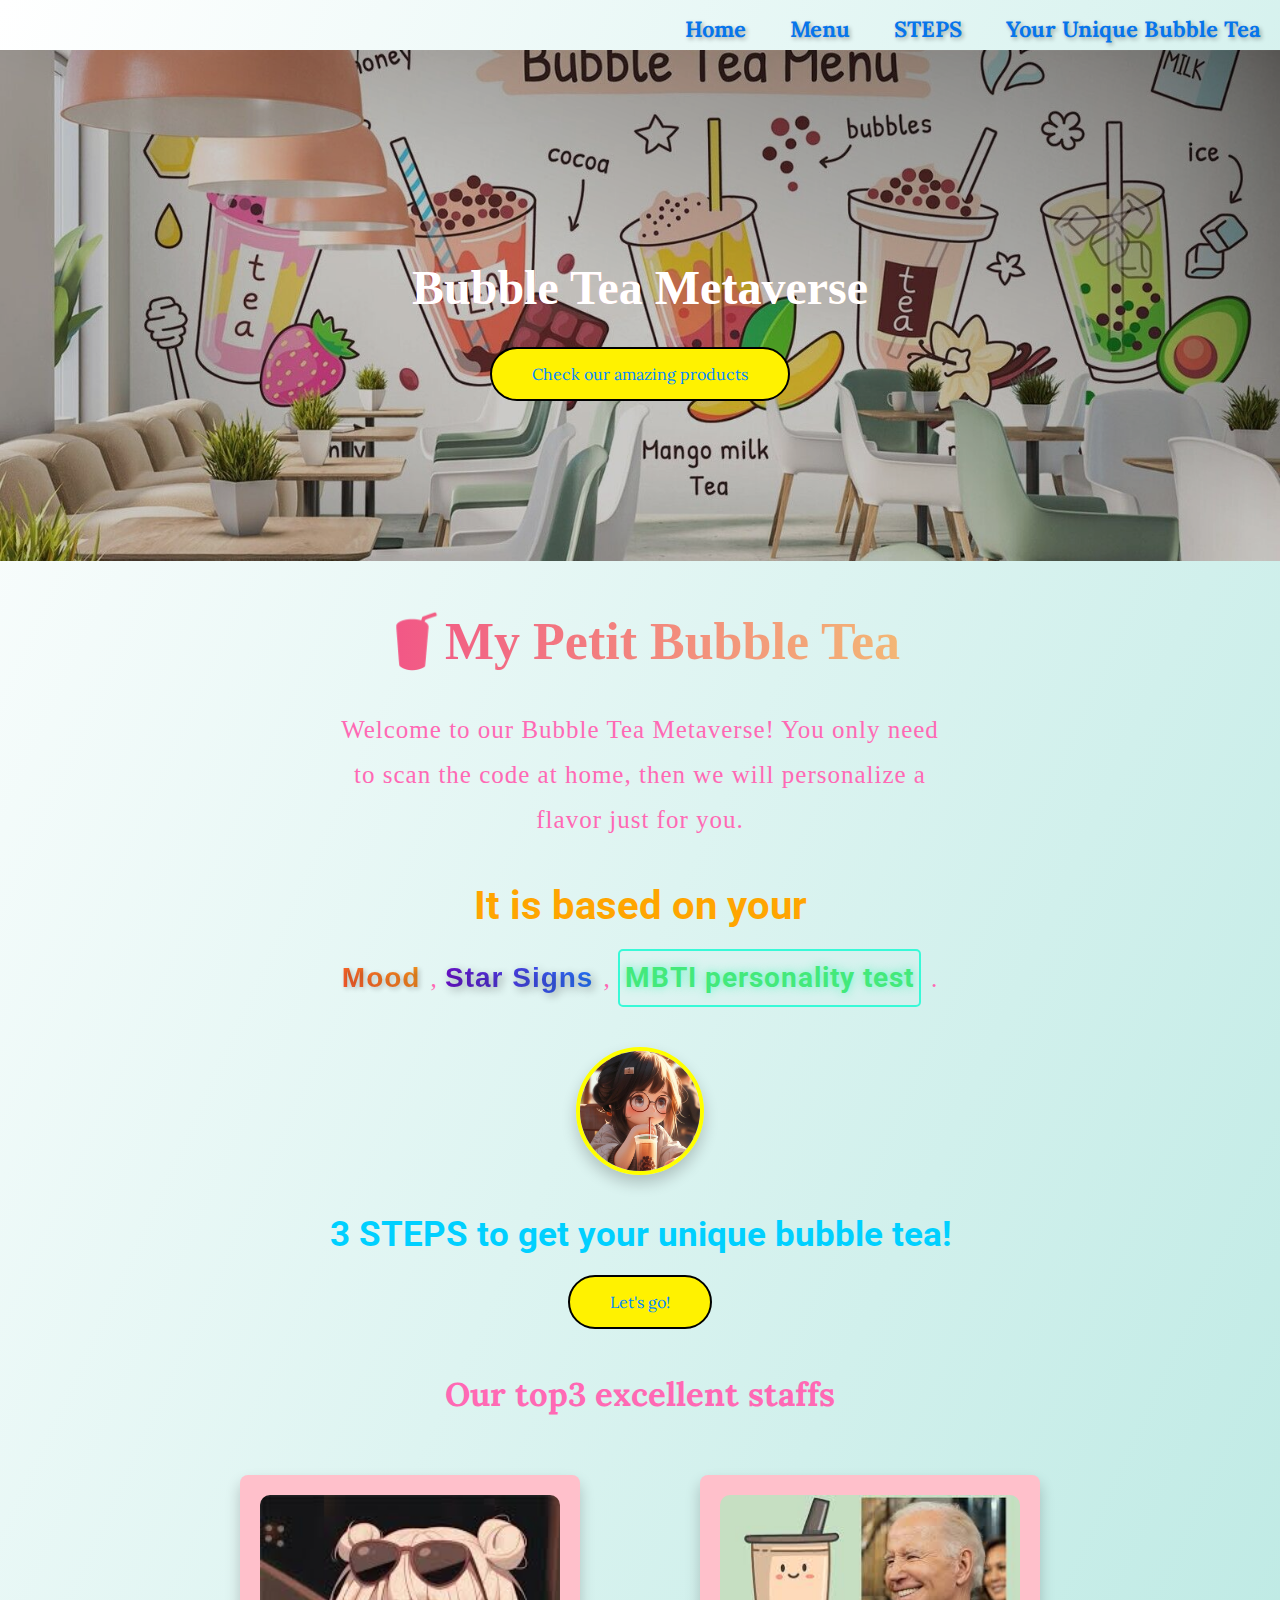
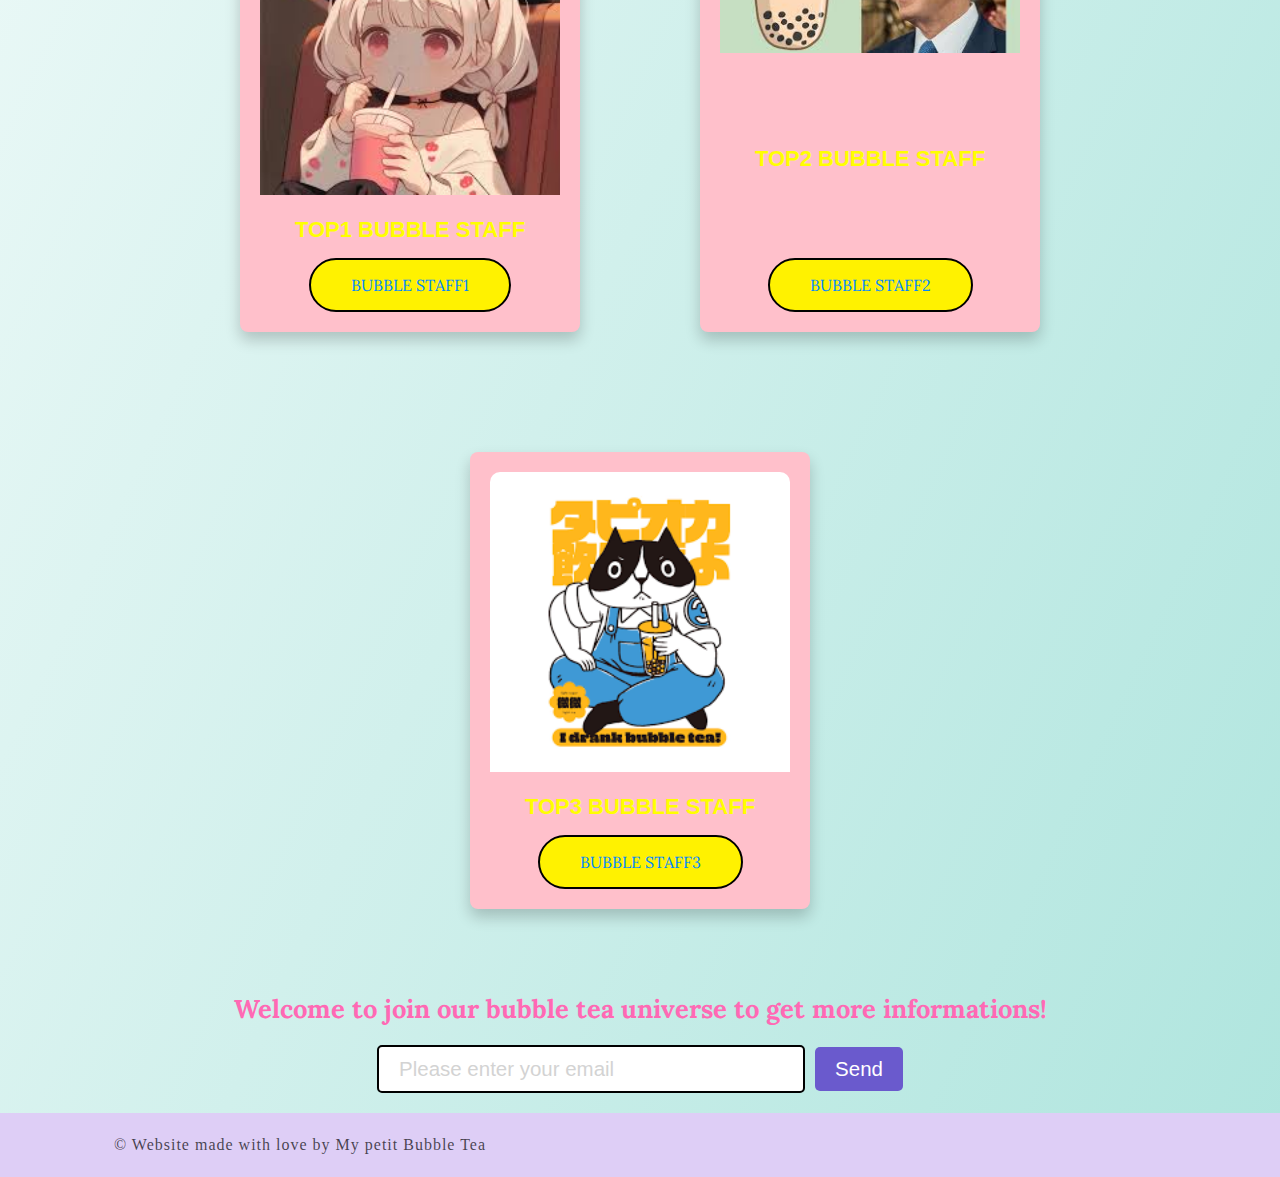
<file: ui kit/index.html>
<!DOCTYPE html>
<html lang="en">
<head>

    <meta charset="UTF-8">
    <meta name="viewport" content="width=device-width, initial-scale=1.0">
    
    <title>🥤My petit bubble tea</title>
    <link rel="stylesheet" href="css/style.css"> 
    <header>

        <nav>
            <ul>
                <li><a href="file:///Users/samoyed/Desktop/ui%20kit/index.html">Home</a></li>
                <li><a href="奶茶项目/index.html">Menu</a></li>
                <li><a href="UI /index.html">STEPS</a></li>
                <li><a href="UI /bubble/index.html">Your Unique Bubble Tea</a></li>
    
                 </ul>
                 </nav>
    </header>
</head>
      

<body>

    <div class="banner">
        <div class="container">
        <h1>Bubble Tea Metaverse</h1>
        <a href="file:///Users/samoyed/Desktop/ui%20kit/%E5%A5%B6%E8%8C%B6%E9%A1%B9%E7%9B%AE/index.html" class="btn-yellow" target="_blank">Check our amazing products</a>
        </div>
    </div>

    <div class="container">
        <h1>🥤My Petit Bubble Tea</h1>
        <p>Welcome to our Bubble Tea Metaverse! You only need to scan the code at home, then we will personalize a flavor just for you.</p>

        
            
            
        <h2>It is based on your</h2>
        <p>
            <span class="effect Mood">Mood</span>, 
            <span class="effect Star-signs">Star Signs</span>, 
            <span class="effect MBTI">MBTI personality test</span>.
        </p>
        
            

        <div class="image-container">
            <img src="images/ffddfd047c854172af3758408ba6c4f8~noop.jpeg" alt="User Avatar" class="avatar">
            </div>
        <h3>3 STEPS to get your unique bubble tea! </h3>
      
        <a href="file:///Users/samoyed/Desktop/ui%20kit/UI%20/index.html" class="btn-yellow" target="_blank">Let's go!</a>
        <h4>Our top3 excellent staffs</h4>
       
    
        
    </div>

    <div class="cards-container">
        <div class="card">
            <img src="images/bubble tea 1images.jpeg" alt="top1 bubble tea staff">
            <h3>top1 bubble staff</h3>
            <a href="https://en.wikipedia.org/wiki/Madoka_Kaname" class="btn-yellow">BUBBLE STAFF1</a>
        </div>
        <div class="card">
            <img src="images/奶茶5images.jpeg" alt="top2 bubble tea staff">
            <h3>top2 bubble staff</h3>
            <a href="https://fr.wikipedia.org/wiki/Joe_Biden" class="btn-yellow">BUBBLE STAFF2</a>
        </div>
        <div class="card">
            <img src="images/奶茶10images.png" alt="top3 bubble tea staff">
            <h3>top3 bubble staff</h3>
            <a href="https://fr.wikipedia.org/wiki/Le_Chat_noir_(nouvelle)" class="btn-yellow">BUBBLE STAFF3</a>
        </div>
    </div>

    <div class="subscription">
        <h5 class="subscription-title">Welcome to join our bubble tea universe to get more informations!</h5>
        <form>
            <input type="email" placeholder="Please enter your email" class="email-input">
            <button type="submit" class="submit-button">Send</button>
        </form>
    </div>

    <footer>
        <p class="bar">© Website made with love by My petit Bubble Tea </p>
    </footer>
    
    </div>
    
</body>
</html>
</file>
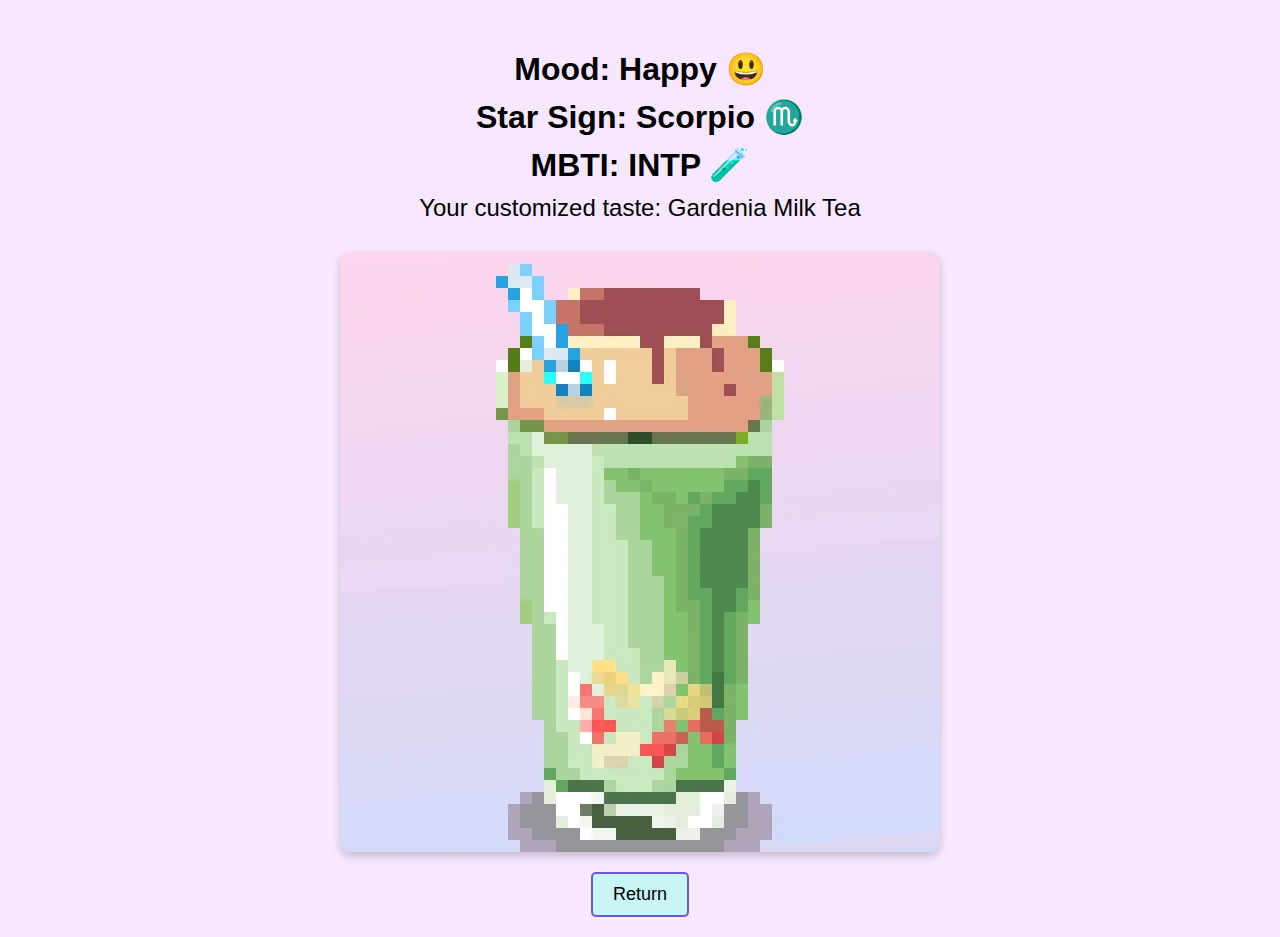
<file: ui kit/UI /bubble/index.html>
<!DOCTYPE html>
<html lang="en">
<head>
    <meta charset="UTF-8">
    <meta name="viewport" content="width=device-width, initial-scale=1.0">
    <title>Personalized Bubble Tea</title>

    
    <link rel="stylesheet" href="style.css">
    

   
</head>
<body>

    <div class="container">
        <div class="text-block">
            <h1>Mood: Happy 😃</h1>
            <h1>Star Sign: Scorpio ♏️</h1>
            <h1>MBTI: INTP 🧪</h1>
            <p>Your customized taste: Gardenia Milk Tea</p>
        </div>

        <div class="image-container">
            <img src="images/green2.webp" alt="Gardenia Milk Tea">
        </div>

        <div class="button-container">
            <a href="file:///Users/samoyed/Desktop/ui%20kit/index.html">
                <button class="return-button">Return</button>
            </a>
        </div>
    </div>

</body>
</html>
</file>
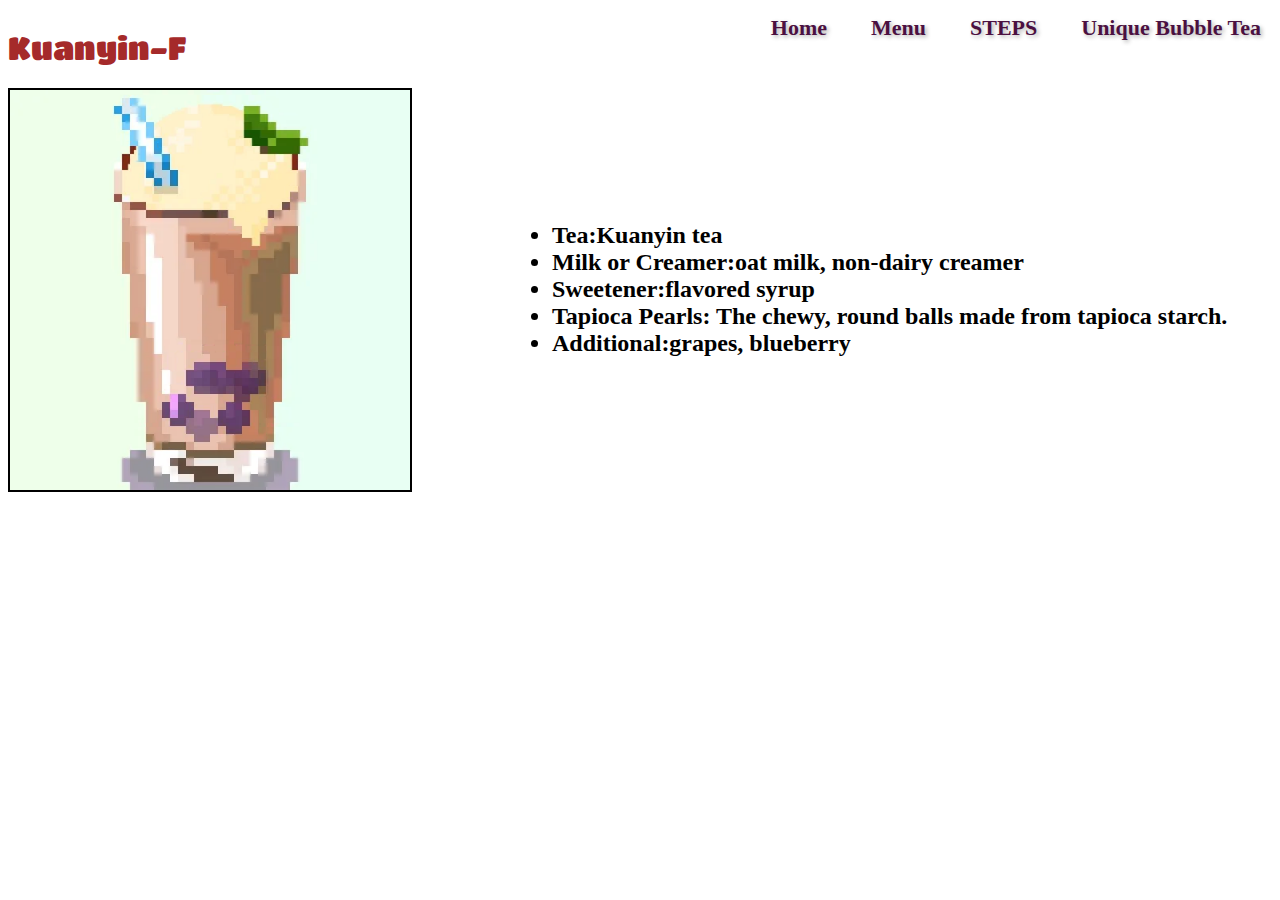
<file: ui kit/奶茶项目/details/brown3/index.html>
<!DOCTYPE html>
<html lang="en">
<head>
    <meta charset="UTF-8">
    <meta name="viewport" content="width=device-width, initial-scale=1.0">
    <link rel="preconnect" href="https://fonts.googleapis.com">
    <link rel="preconnect" href="https://fonts.gstatic.com" crossorigin>
    <link href="https://fonts.googleapis.com/css2?family=Titan+One&display=swap" rel="stylesheet">
    <title>Show GIF</title>
    <style>
        /* 父容器设置为 flex 布局 */
        .container {
            display: flex;
            align-items: center; /* 垂直居中对齐 */
            justify-content: flex-start; /* 从左边开始排列内容 */
        }

        /* 左侧部分，包括 h1 和 img */
        .left-section {
            display: flex;
            flex-direction: column; /* 垂直排列 h1 和 img */
            align-items: flex-start; /* 左对齐 */
        }

        /* 图片样式 */
        .gif-image {
            width: 400px; /* 缩小图片 */
            height: auto;
            border: 2px solid #000;
            margin-right: 100px; /* 图片和 h2 之间的间隔 */
        }

        /* h2 样式 */
        h2  {
            margin: 0;
            max-width: 700px; /* 限制文本最大宽度 */
            position: relative; /* 相对定位 */
            top: 40px; /* 向下移动 h2，调节此值以控制位置 */
        }
        h1 {
            color: brown;
            font-family: "Titan One", sans-serif;
            font-weight: 400;
            font-style: normal;
        }

        /* 将 header 放到页面右上角 */
        header {
            position: absolute;
            top: 15px;
            right: 19px;
        }

        nav ul {
            list-style-type: none; /* 移除列表的默认样式 */
            margin: 0;
            padding: 0;
        }

        nav ul li {
            display: inline-block; /* 让菜单项水平排列 */
            margin-left: 40px; /* 增加菜单项之间的距离 */
        }

        nav ul li a {
            text-decoration: none;
            color: #4b1041; /* 导航链接的颜色 */
            font-weight: bold;
            font-size: 22px; /* 设置字体大小 */
            text-shadow: 2px 2px 4px rgba(0, 0, 0, 0.3); /* 立体效果，通过阴影实现 */
        }

        nav ul li a:hover {
            color: brown; /* 鼠标悬停时的效果 */
            transform: scale(1.3); /* 鼠标悬停时放大 10% */
            text-shadow: 3px 3px 6px rgba(0, 0, 0, 0.5); /* 鼠标悬停时阴影更强 */
        }
    </style>
</head>
<body>


    <div class="container">
        <header>

            <nav>
                <ul>
                    <li><a href="file:///Users/samoyed/Desktop/ui%20kit/index.html">Home</a></li>
                    <li><a href="file:///C:/Users/Matiia/Desktop/%E5%A5%B6%E8%8C%B6%E9%A1%B9%E7%9B%AE/index.html">Menu</a></li>
                    <li><a href="">STEPS</a></li>
                    <li><a href="">Unique Bubble Tea</a></li>
        
                </ul>
             </nav>
        </header>
        <div class="left-section">
            <h1>Kuanyin-F</h1>
            <img src="images/brown3.webp" alt="示例GIF" class="gif-image">
        </div>
        <ul>
            <h2><li><strong>Tea:</strong>Kuanyin tea</li>
             <li><strong>Milk or Creamer</strong>:oat milk, non-dairy creamer</li>
             <li><strong>Sweetener</strong>:flavored syrup</li>
             <li><strong>Tapioca Pearls</strong>: The chewy, round balls made from tapioca starch.</li>
             <li><strong>Additional</strong>:grapes, blueberry</li>
            </h2>
        </ul>
    </div>


</body>
</html>
</file>
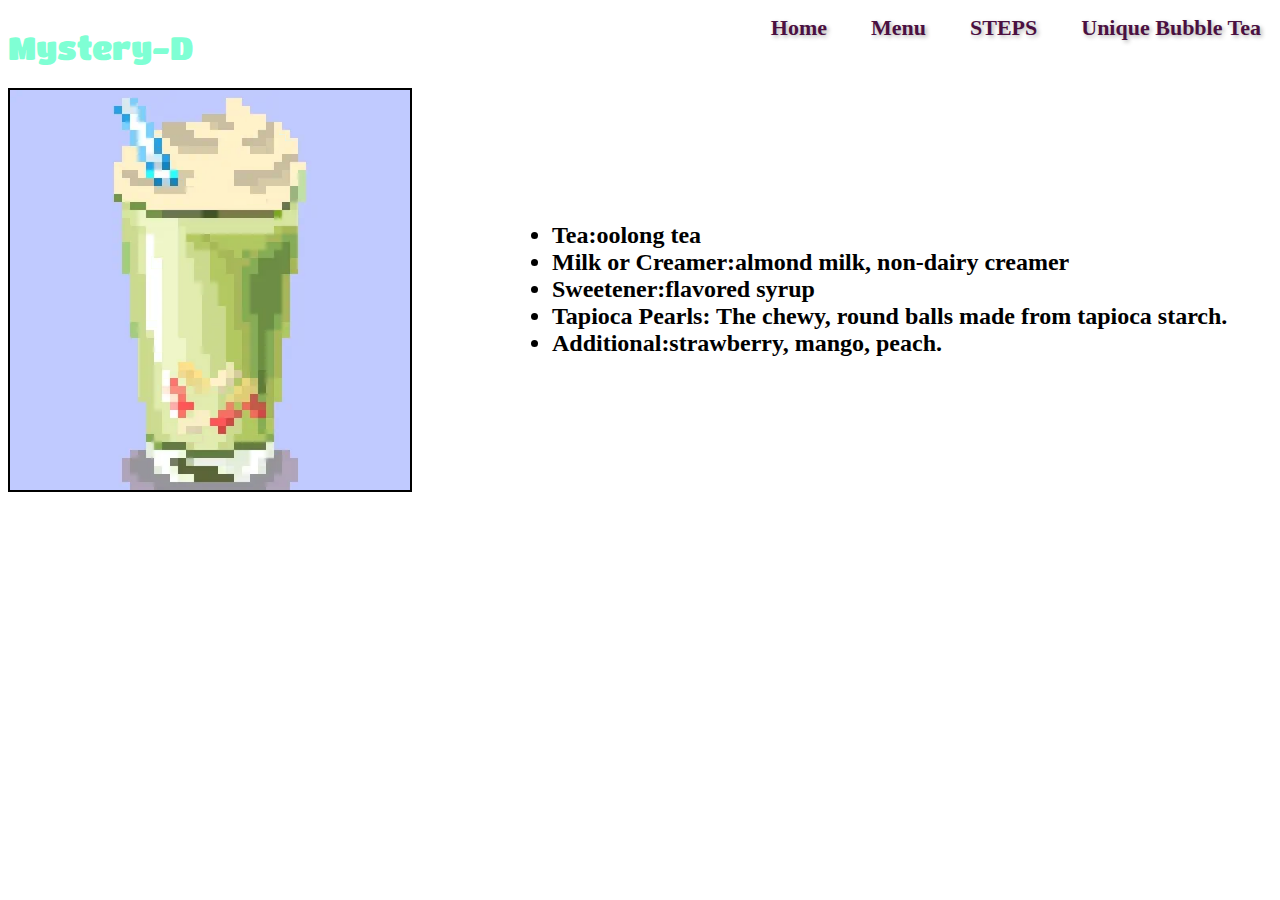
<file: ui kit/奶茶项目/details/green4/index.html>
<!DOCTYPE html>
<html lang="en">
<head>
    <meta charset="UTF-8">
    <meta name="viewport" content="width=device-width, initial-scale=1.0">
    <link rel="preconnect" href="https://fonts.googleapis.com">
    <link rel="preconnect" href="https://fonts.gstatic.com" crossorigin>
    <link href="https://fonts.googleapis.com/css2?family=Titan+One&display=swap" rel="stylesheet">
    <title>Show GIF</title>
    <style>
        /* 父容器设置为 flex 布局 */
        .container {
            display: flex;
            align-items: center; /* 垂直居中对齐 */
            justify-content: flex-start; /* 从左边开始排列内容 */
        }

        /* 左侧部分，包括 h1 和 img */
        .left-section {
            display: flex;
            flex-direction: column; /* 垂直排列 h1 和 img */
            align-items: flex-start; /* 左对齐 */
        }

        /* 图片样式 */
        .gif-image {
            width: 400px; /* 缩小图片 */
            height: auto;
            border: 2px solid #000;
            margin-right: 100px; /* 图片和 h2 之间的间隔 */
        }

        /* h2 样式 */
        h2  {
            margin: 0;
            max-width: 700px; /* 限制文本最大宽度 */
            position: relative; /* 相对定位 */
            top: 40px; /* 向下移动 h2，调节此值以控制位置 */
        }
        h1 {
            color: aquamarine;
            font-family: "Titan One", sans-serif;
            font-weight: 400;
            font-style: normal;
        }

        /* 将 header 放到页面右上角 */
        header {
            position: absolute;
            top: 15px;
            right: 19px;
        }

        nav ul {
            list-style-type: none; /* 移除列表的默认样式 */
            margin: 0;
            padding: 0;
        }

        nav ul li {
            display: inline-block; /* 让菜单项水平排列 */
            margin-left: 40px; /* 增加菜单项之间的距离 */
        }

        nav ul li a {
            text-decoration: none;
            color: #4b1041; /* 导航链接的颜色 */
            font-weight: bold;
            font-size: 22px; /* 设置字体大小 */
            text-shadow: 2px 2px 4px rgba(0, 0, 0, 0.3); /* 立体效果，通过阴影实现 */
        }

        nav ul li a:hover {
            color: aquamarine; /* 鼠标悬停时的效果 */
            transform: scale(1.3); /* 鼠标悬停时放大 10% */
            text-shadow: 3px 3px 6px rgba(0, 0, 0, 0.5); /* 鼠标悬停时阴影更强 */
        }
    </style>
</head>
<body>


    <div class="container">
        <header>

            <nav>
                <ul>
                    <li><a href="file:///Users/samoyed/Desktop/ui%20kit/index.html">Home</a></li>
                    <li><a href="file:///C:/Users/Matiia/Desktop/%E5%A5%B6%E8%8C%B6%E9%A1%B9%E7%9B%AE/index.html">Menu</a></li>
                    <li><a href="">STEPS</a></li>
                    <li><a href="">Unique Bubble Tea</a></li>
        
                </ul>
             </nav>
        </header>
        <div class="left-section">
            <h1>Mystery-D</h1>
            <img src="images/green4.webp" alt="示例GIF" class="gif-image">
        </div>
        <ul>
            <h2><li><strong>Tea:</strong>oolong tea</li>
             <li><strong>Milk or Creamer</strong>:almond milk, non-dairy creamer</li>
             <li><strong>Sweetener</strong>:flavored syrup</li>
             <li><strong>Tapioca Pearls</strong>: The chewy, round balls made from tapioca starch.</li>
             <li><strong>Additional</strong>:strawberry, mango, peach.</li>
            </h2>
        </ul>
    </div>


</body>
</html>
</file>
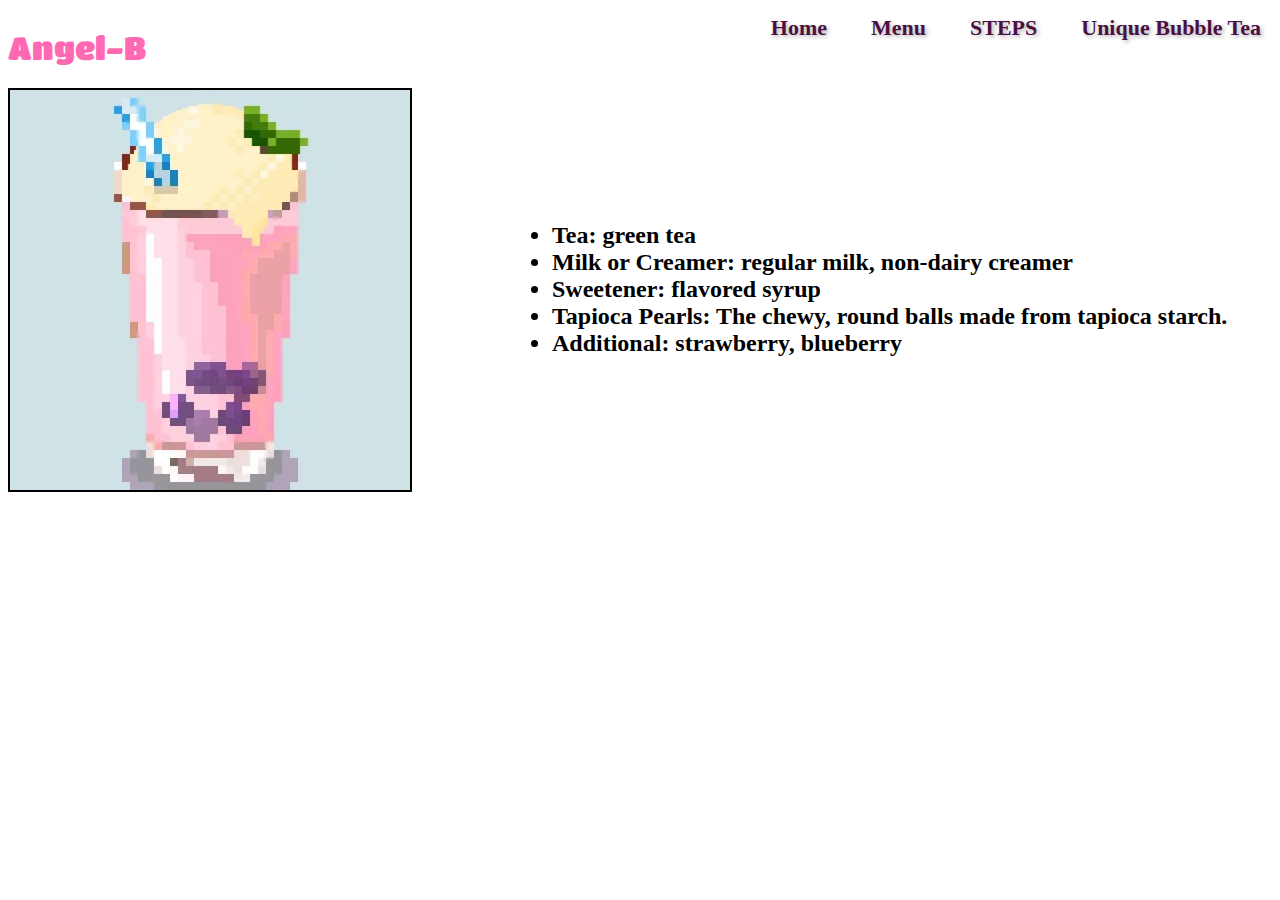
<file: ui kit/奶茶项目/details/pink2/index.html>
<!DOCTYPE html>
<html lang="en">
<head>
    <meta charset="UTF-8">
    <meta name="viewport" content="width=device-width, initial-scale=1.0">
    <link rel="preconnect" href="https://fonts.googleapis.com">
    <link rel="preconnect" href="https://fonts.gstatic.com" crossorigin>
    <link href="https://fonts.googleapis.com/css2?family=Titan+One&display=swap" rel="stylesheet">
    <title>Show GIF</title>
    <style>
        /* 父容器设置为 flex 布局 */
        .container {
            display: flex;
            align-items: center; /* 垂直居中对齐 */
            justify-content: flex-start; /* 从左边开始排列内容 */
        }

        /* 左侧部分，包括 h1 和 img */
        .left-section {
            display: flex;
            flex-direction: column; /* 垂直排列 h1 和 img */
            align-items: flex-start; /* 左对齐 */
        }

        /* 图片样式 */
        .gif-image {
            width: 400px; /* 缩小图片 */
            height: auto;
            border: 2px solid #000;
            margin-right: 100px; /* 图片和 h2 之间的间隔 */
        }

        /* h2 样式 */
        h2  {
            margin: 0;
            max-width: 700px; /* 限制文本最大宽度 */
            position: relative; /* 相对定位 */
            top: 40px; /* 向下移动 h2，调节此值以控制位置 */
        }
        h1 {
            color: hotpink;
            font-family: "Titan One", sans-serif;
            font-weight: 400;
            font-style: normal;
        }

        /* 将 header 放到页面右上角 */
        header {
            position: absolute;
            top: 15px;
            right: 19px;
        }

        nav ul {
            list-style-type: none; /* 移除列表的默认样式 */
            margin: 0;
            padding: 0;
        }

        nav ul li {
            display: inline-block; /* 让菜单项水平排列 */
            margin-left: 40px; /* 增加菜单项之间的距离 */
        }

        nav ul li a {
            text-decoration: none;
            color: #4b1041; /* 导航链接的颜色 */
            font-weight: bold;
            font-size: 22px; /* 设置字体大小 */
            text-shadow: 2px 2px 4px rgba(0, 0, 0, 0.3); /* 立体效果，通过阴影实现 */
        }

        nav ul li a:hover {
            color:hotpink; /* 鼠标悬停时的效果 */
            transform: scale(1.3); /* 鼠标悬停时放大 10% */
            text-shadow: 3px 3px 6px rgba(0, 0, 0, 0.5); /* 鼠标悬停时阴影更强 */
        }
    </style>
</head>
<body>


    <div class="container">
        <header>

            <nav>
                <ul>
                    <li><a href="file:///Users/samoyed/Desktop/ui%20kit/index.html">Home</a></li>
                    <li><a href="file:///C:/Users/Matiia/Desktop/%E5%A5%B6%E8%8C%B6%E9%A1%B9%E7%9B%AE/index.html">Menu</a></li>
                    <li><a href="">STEPS</a></li>
                    <li><a href="">Unique Bubble Tea</a></li>
        
                </ul>
             </nav>
        </header>
        <div class="left-section">
            <h1>Angel-B</h1>
            <img src="images/pink2.webp" alt="示例GIF" class="gif-image">
        </div>
        <ul>
            <h2><li><strong>Tea:</strong> green tea</li>
             <li><strong>Milk or Creamer</strong>: regular milk, non-dairy creamer</li>
             <li><strong>Sweetener</strong>: flavored syrup</li>
             <li><strong>Tapioca Pearls</strong>: The chewy, round balls made from tapioca starch.</li>
             <li><strong>Additional</strong>: strawberry, blueberry</li>
            </h2>
        </ul>
    </div>


</body>
</html>
</file>
<file: ui kit/css/style.css>
@import url("https://fonts.googleapis.com/css?family=Lora|Roboto");

/* Importing all components file */
@import url("components/avatar.css");
@import url("components/banner.css");
@import url("components/button.css");
@import url("components/container.css");
@import url("components/banner.css");
@import url("components/card.css");
@import url("components/subscription.css");
@import url("components/header.css");



/* General style rules for fonts and colours */
body {
    font-family: 'Lora', sans-serif;
    background-color: rgb(240,240,240);
    background: linear-gradient(to bottom right,rgb(255, 255, 255), rgb(175, 229, 222));
    text-align: center;
    margin: 0;
    padding: 0;
}

h1, h2, h3 {
    font-family: Roboto, Helvetica, sans-serif;
}

p {
    font-family: 'Georgia', serif; /* 修改字体 */
    font-size: 25px; /* 字体大小 */
    color:hotpink; /* 整体文本颜色 */
    line-height: 1.8; /* 行距 */
    max-width: 600px;
    margin: 0 auto 40px; /* 居中对齐并增加下方间距 */
    letter-spacing: 1px; /* 字间距 */
}

        /* 主标题样式（渐变字体） */
    h1 {
        font-size: 52px;
        font-weight: bold;
        background: linear-gradient(to right,rgb(241, 43, 142), rgb(244, 224, 110)); /* 渐变颜色 */
        -webkit-background-clip: text; /* 背景裁剪到文字 */
        color: transparent; /* 文字颜色透明以显示背景 */
        margin-top: 50px;
        font-family: 'Pacifico', cursive; /* 更具个性的字体 */
    
          
        }
    h2 {
        font-size: 40px; /* 字体大小 */
        font-weight: 700;
        color: orange;
        text-align: center; /* 居中对齐 */
        margin-bottom: 20px; /* 增加下方间距 */
 
    }

     h3 {
        font-size: 35px; /* 字体大小 */
        font-weight: bold;
        color:rgb(0, 208, 255); /* 字体颜色，您可以根据需要选择 */
        text-align: center; /* 居中对齐 */
        margin-bottom: 20px; /* 增加下方间距 */
    }
    h4{
        font-size: 33px; /* 字体大小 */
        font-weight: bold;
        color:hotpink; /* 字体颜色，您可以根据需要选择 */
        text-align: center; /* 居中对齐 */
        margin-bottom: 20px; /* 增加下方间距 */
    }
    h5{
        font-size: 25px; /* 字体大小 */
        font-weight: bold;
        color:hotpink; /* 字体颜色，您可以根据需要选择 */
        text-align: center; /* 居中对齐 */
        margin-bottom: 20px; /* 增加下方间距 */

    }
    /* 通用的基础样式 */
.effect {
    font-weight: 700; /* 加粗 */
    font-size: 28px; /* 字体大小 */
    display: inline-block;
    margin-right: 10px;
}

/* Mood 的效果 - 渐变色 + 文字阴影 */
.Mood {
    font-family: 'Poppins', sans-serif;
    background: linear-gradient(45deg, #ff512f, #f09819); /* 渐变从橙色到黄色 */
    -webkit-background-clip: text;
    color: transparent;
    text-shadow: 2px 2px 5px rgba(0, 0, 0, 0.2); /* 文字阴影 */
}

/* Star Signs 的效果 - 立体感 + 背景颜色 */
.Star-signs {
    font-family: 'Raleway', sans-serif;
    background: linear-gradient(to right, #6a11cb, #2575fc); /* 紫色到蓝色渐变 */
    -webkit-background-clip: text;
    color: transparent;
    text-shadow: 3px 3px 8px rgba(0, 0, 0, 0.3); /* 更强的文字阴影 */
}

/* MBTI 的效果 - 线性渐变 + 文字边框 */
.MBTI {
    font-family: 'Roboto', sans-serif;
    color: #43e97b; /* 绿色作为主要文字颜色 */
    text-shadow: 0px 0px 10px rgba(66, 245, 182, 0.8); /* 发光效果 */
    border: 2px solid #38f9d7; /* 添加文字的边框效果 */
    padding: 2px 5px; /* 增加内边距让边框更明显 */
    border-radius: 5px; /* 圆角效果 */
}
</file>
<file: ui kit/UI /bubble/style.css>
/* 确保整个页面的背景颜色一致 */
html, body {
    height: auto; /* 确保页面根据内容扩展高度 */
    margin: 0;
    padding: 0;
    background-color: #f7e8ff; /* 设置和上面的背景颜色一致 */
    overflow-x: hidden; /* 防止水平滚动条 */
}


/* 设置基础布局 */
body {
    font-family: Arial, sans-serif;
    display: flex;
    flex-direction: column; /* 垂直排列 */
    align-items: center;
    text-align: center;
}

.container {
    display: flex;
    flex-direction: column;
    align-items: center;
    width: 100vw;
    min-height: 100vh; /* 确保容器最小高度为100vh */
    justify-content: center;
    background-color: #f7e8ff; /* 背景颜色与页面一致 */
    padding: 20px;
    box-sizing: border-box;
}

.text-block {
    width: 80%;
    max-width: 600px;
    word-wrap: break-word;
    margin-bottom: 20px;
    margin-top: 20px; /* 添加上方外边距，避免文字被页面顶部覆盖 */
}

h1 {
    font-size: 24px;
    margin: 10px 0;
}

p {
    font-size: 20px;
    margin: 10px 0;
}

/* 图片样式 */
.image-container {
    width: 100%;
    display: flex;
    justify-content: center;
    margin-bottom: 20px;
}

.image-container img {
    width: 80%;
    max-width: 600px;
    height: auto;
    border-radius: 10px;
    box-shadow: 0 4px 8px rgba(0, 0, 0, 0.2);
}

/* 按钮样式 */
.button-container {
    display: flex;
    justify-content: center;
    width: 100%;
}

.return-button {
    background-color: #caf5f7; /* 设置为与容器一致的背景颜色 */
    color: black;
    border: 2px solid #6a5acd;
    padding: 10px 20px;
    font-size: 18px;
    cursor: pointer;
    border-radius: 5px;
    transition: all 0.3s ease;
}

.return-button:hover {
    opacity: 0.7;
    transform: scale(1.1);
}



/* 响应式设计 */
@media (min-width: 1200px) {
    h1 {
        font-size: 32px;
    }
    p {
        font-size: 24px;
    }
    .image-container img {
        max-width: 600px;
    }
}

@media (min-width: 768px) and (max-width: 1199px) {
    h1 {
        font-size: 28px;
    }
    p {
        font-size: 22px;
    }
    .image-container img {
        max-width: 500px;
    }
}

@media (max-width: 767px) {
    h1 {
        font-size: 20px;
    }
    p {
        font-size: 18px;
    }
    .text-block {
        padding: 15px;
    }
    .image-container img {
        width: 80%;
        max-width: 400px;
    }
    .return-button {
        padding: 8px 16px;
        font-size: 16px;
    }
}
</file>
